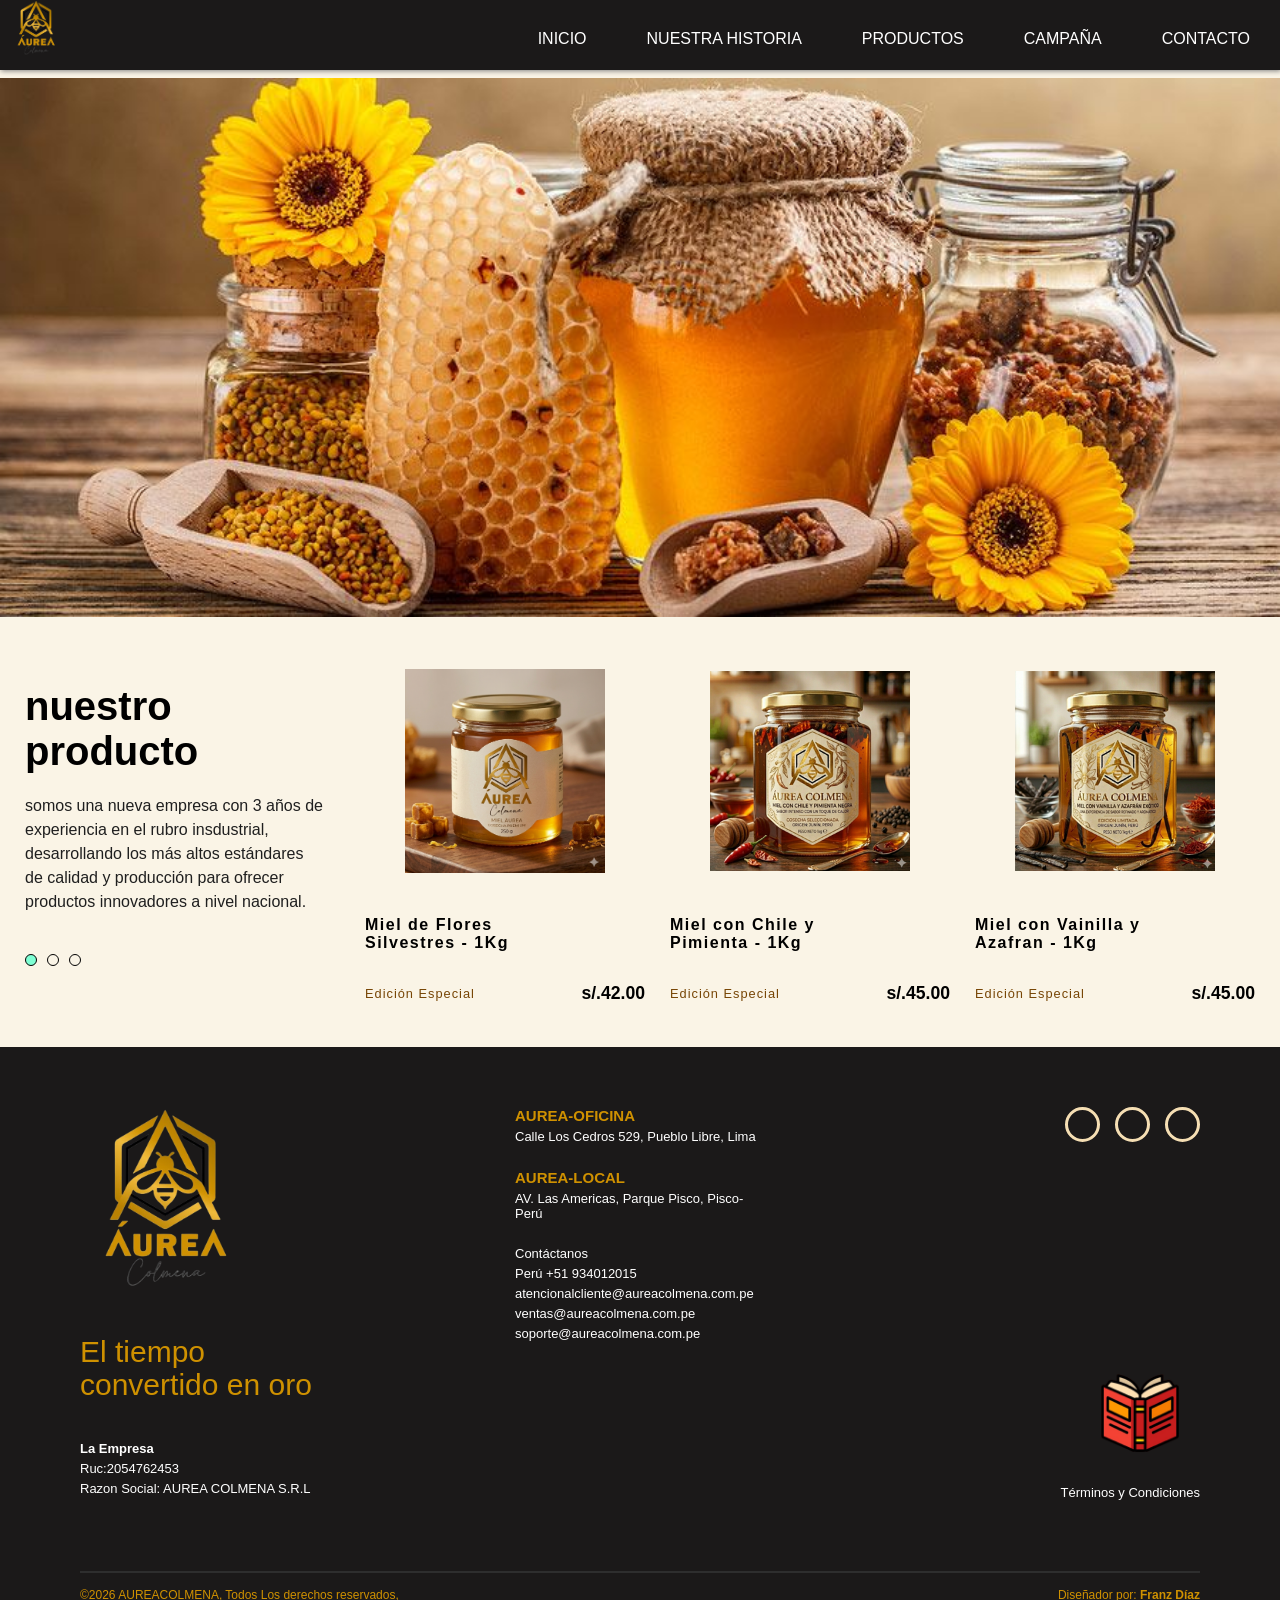
<file: index.html>
<!DOCTYPE html>
<html lang="en">
<head>
    <meta charset="UTF-8">
    <meta name="viewport" content="width=device-width, initial-scale=1.0">
    <title>AUREA COLMENA</title>
    <link rel="shortcut icon" href="IMG/isotipo.jpg">

    <link rel="stylesheet" href="CSS/index.css">
    <link rel="stylesheet" href="CSS/seccionbloque01.css">
    <link rel="stylesheet" href="CSS/estilo-footer.css">


</head>
<body>
   <header class="header">
      <a href="INDEX.html" class="logo"><img src="IMG/logo-aurea.png" width="55"></a>
      <input type="checkbox" id="side-menu" class="side-menu">
      <label for="side-menu" class="hamb"><span class="hamb-line"></span></label>
      <nav class="nav"> 
       <ul class="menu"> 
          <li><a href="index.html">INICIO</a></li>
          <li><a href="nuestrahistoria.html">NUESTRA HISTORIA</a></li>
          <li><a href="productos.html">PRODUCTOS</a></li>
          <li><a href="campaña.html">CAMPAÑA</a></li>
          <li><a href="Formulario.html">CONTACTO</a></li>
       </ul>
      </nav>
    </header>
    <P> 
    <center> 
    <section> 
     <img src="IMG/banner-index.jpg" width="100%">
    </section>
    </center>
    <p>
         <!--BLOQUE INICIO-->

         <section class="Catalogo-container">
         <div class="info-lateral">
           <h2 class="titulo-section">
           nuestro producto</h2>
           <p class="descripcion-section">
            somos una nueva empresa con 3 años de experiencia
            en el rubro insdustrial, desarrollando los más altos 
            estándares de calidad y producción para ofrecer productos
            innovadores a nivel nacional.
      </p>
         <div class="carousel-dots">
          <span class="dot active"></span>
          <span class="dot"></span>
          <span class="dot"></span>
      </div>
    </div>

         <div class="productos-grid">
           <article class="producto-card">
             <div class="producto-img"><img src="IMG/miel-aurea.png" 
              alt="productos de lanzamiento" width="200">
               </div>
               <div class="producto-info">
                     <h3>Miel de Flores Silvestres - 1Kg</h3>
                     <div class="productos-footer">
                        <span class="categoria">Edición Especial</span>
                        <span class="precio">s/.42.00</span>
                     </div>
               </div>
           </article>         
               <!--articulo 02-->
             <article class="producto-card">
             <div class="producto-img"><img src="IMG/chile y pimienta negra.png" 
              alt="productos de lanzamiento" width="200">
               </div>
               <div class="producto-info">
                     <h3>Miel con Chile y Pimienta - 1Kg</h3>
                     <div class="productos-footer">
                        <span class="categoria">Edición Especial</span>
                        <span class="precio">s/.45.00</span>
                     </div>
               </div>
           </article>
              <!--articulo 03-->
             <article class="producto-card">
             <div class="producto-img"><img src="IMG/vainilla y azafran.png" 
              alt="producto de lanzamiento" width="200">
               </div>
               <div class="producto-info">
                     <h3>Miel con Vainilla y Azafran - 1Kg</h3>
                     <div class="productos-footer">
                        <span class="categoria">Edición Especial</span>
                        <span class="precio">s/.45.00</span>
                     </div>
               </div>

           </article>


         </div>


         </section>
        <br>
       <footer class="main-footer">
         <div class="footer-container">
            <div class="footer-column branding">
                <img src="IMG/logo-aurea.png" alt="AFROMAX-NUTRIENDO RAICES" class="footer-logo">
                <h2 class="tagline">El tiempo convertido en oro</h2>
                <div class="Company-info">
                  <p><strong>La Empresa</strong></p>
                  <ul>
                       <li>Ruc:2054762453</li>
                       <li>Razon Social: AUREA COLMENA S.R.L</li>
                  </ul>
                </div>
            </div>
               <div class="footer-column contact-details">
                <div class="andress-section">
                  <p>
                     <strong >AUREA-OFICINA </strong>
                  </p>
                   <P>Calle Los Cedros 529, Pueblo Libre, Lima</P>
              </div>

               <div class="andress-section">
                  <p>
                     <strong >AUREA-LOCAL</strong>
                  </p>
                   <P>AV. Las Americas, Parque Pisco, Pisco-Perú</P>
              </div>
                  <div class="contact-section">
                     <p><stong>Contáctanos</stong></p>
                     <ul>
                        <li>Perú +51 934012015</li>
                        <li>atencionalcliente@aureacolmena.com.pe</li>
                        <li>ventas@aureacolmena.com.pe</li>
                        <li>soporte@aureacolmena.com.pe</li>
                     </ul>
                  </div>
              </div>

              <div class="footer-column extras">
                <div class="social-icons">
                    <a href="https://www.instagram.com/"><i class="fab fa-instagram"></i></a>  
                    <a href="https://www.linkedin.com/login/es"><i class="fab fa-linkedin-in"></i></a>
                    <a href="https://www.facebook.com/?locale=es_LA"><i class="fab fa-facebook-f"></i></a>                   
                                       
                    
                  
                </div>

                <div class="complaints-book">
                  <img src="IMG/terminos-aurea.png" alt="libro de reclamaciones">
                  <a href="#" class="terms-link">Términos y Condiciones</a>
                </div>
              </div>
         </div>

           <div class="footer-bottom">
            <p>©2026 AUREACOLMENA, Todos Los derechos reservados,</p>
            <div class="divider"></div>
            <p>Diseñador por: <strong>Franz Díaz</strong></p>
           </div>
       </footer>

        </body>
        </html>
</file>
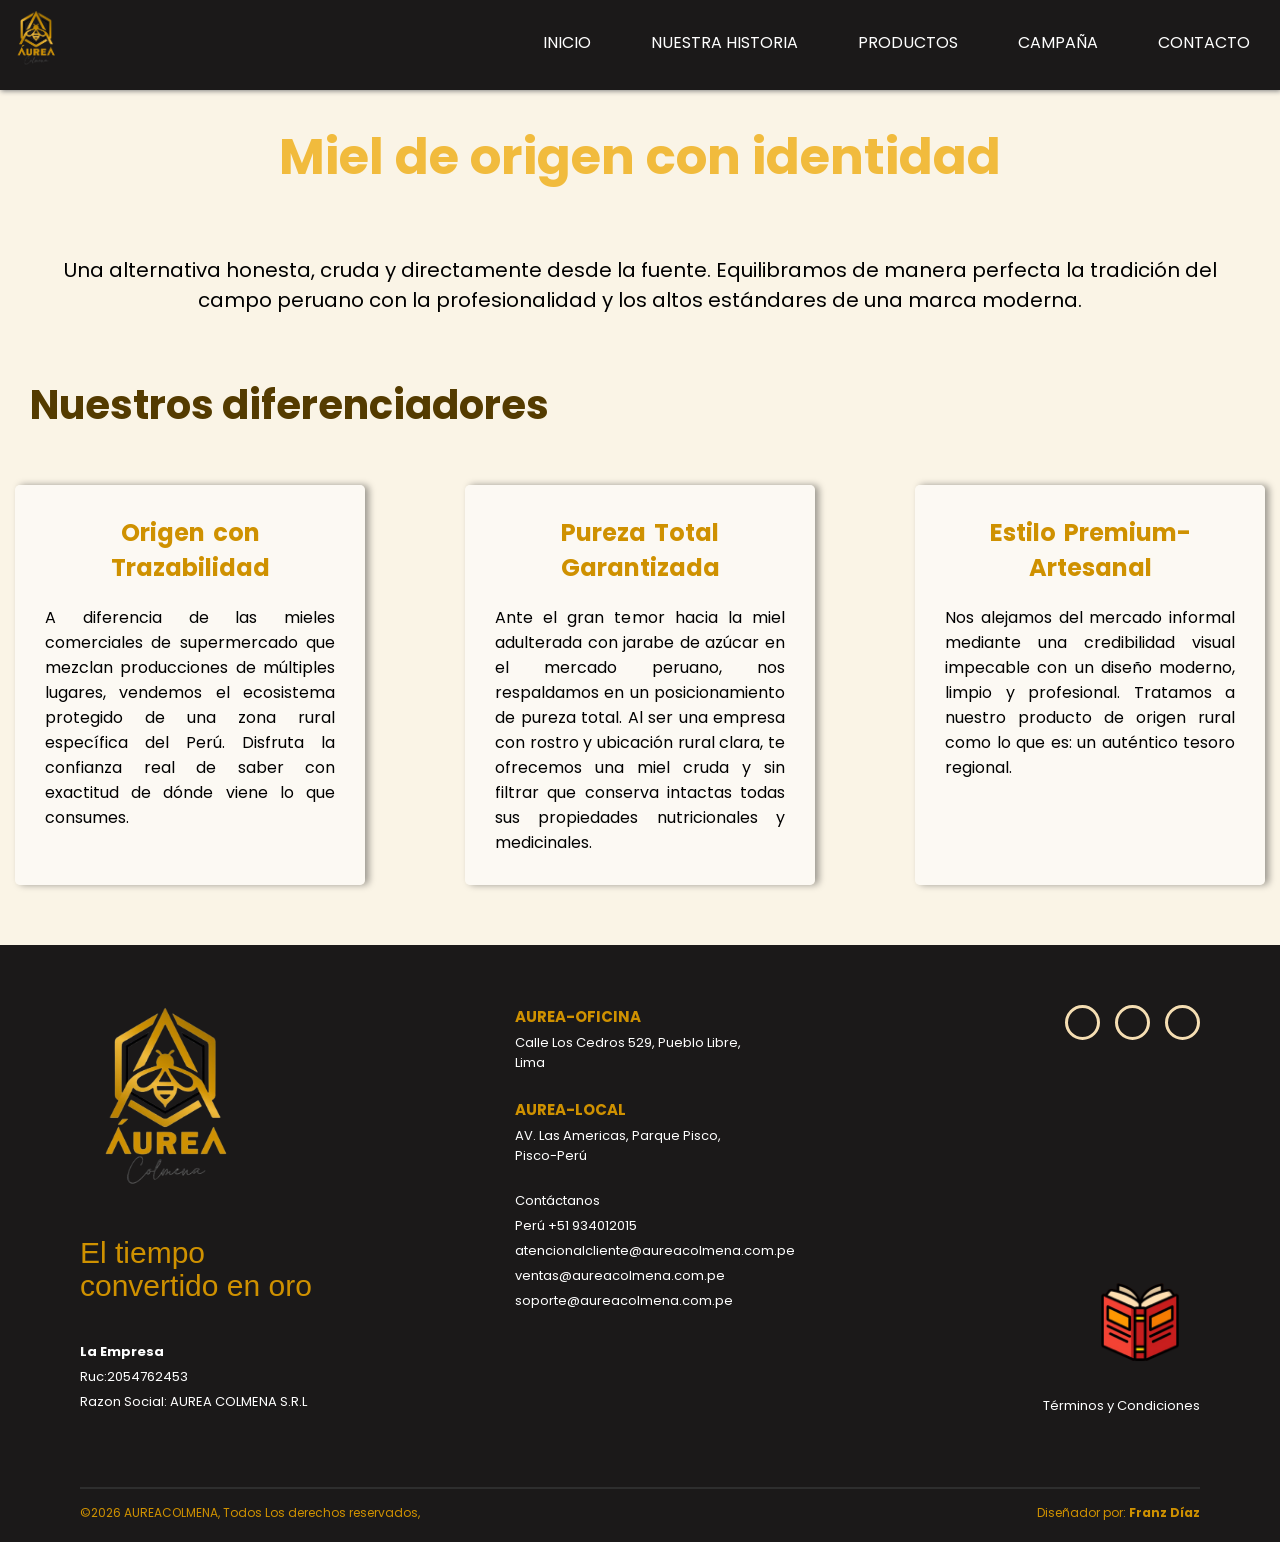
<file: campaña.html>
<!DOCTYPE html>
<html lang="en">
<head>
    <meta charset="UTF-8">
    <meta name="viewport" content="width=device-width, initial-scale=1.0">
    <title>AUREA COLMENA</title>
    <link rel="shortcut icon" href="IMG/isotipo.jpg">

    <link rel="stylesheet" href="CSS/index.css">
    <link rel="stylesheet" href="CSS/estilo-footer.css">
    <link rel="stylesheet" href="CSS/campaña.css">


</head>
  <header class="header">
    <a href="INDEX.html" class="logo"><img src="IMG/logo-aurea.png" width="55"></a>
    <input type="checkbox" id="side-menu" class="side-menu">
    <label for="side-menu" class="hamb"><span class="hamb-line"></span></label>
    <nav class="nav"> 
     <ul class="menu"> 
        <li><a href="index.html">INICIO</a></li>
        <li><a href="nuestrahistoria.html">NUESTRA HISTORIA</a></li>
        <li><a href="productos.html">PRODUCTOS</a></li>
        <li><a href="campaña.html">CAMPAÑA</a></li>
        <li><a href="contacto.html">CONTACTO</a></li>
     </ul>
    </nav>
  </header>

    <div class="principal">
      <h1 class="titulo-principal">Miel de origen con identidad</h1>
      <p class="parrafo-principal">Una alternativa honesta, cruda y directamente desde la fuente.
      Equilibramos de manera perfecta la tradición del campo peruano
      con la profesionalidad y los altos estándares de una marca moderna.
      </p>
    </div>

    <section class="campaña">
      <h1>Nuestros diferenciadores</h1>
      <div class="card-contenedor">
          <div class="card-campaña">
              <h2>Origen con Trazabilidad</h2>
              <p>A diferencia de las mieles comerciales de supermercado que mezclan
                producciones de múltiples lugares, vendemos el ecosistema protegido
                de una zona rural específica del Perú. Disfruta la confianza real de
                saber con exactitud de dónde viene lo que consumes.</p>
          </div>
          <div class="card-campaña">
              <h2>Pureza Total Garantizada</h2>
              <p>Ante el gran temor hacia la miel adulterada con jarabe de azúcar
                en el mercado peruano, nos respaldamos en un posicionamiento de pureza total.
                Al ser una empresa con rostro y ubicación rural clara, te ofrecemos una miel
                cruda y sin filtrar que conserva intactas todas sus propiedades nutricionales y medicinales.</p>
          </div>
          <div class="card-campaña">
              <h2>Estilo Premium-Artesanal</h2>
              <p>Nos alejamos del mercado informal mediante una credibilidad visual impecable
                con un diseño moderno, limpio y profesional. Tratamos a nuestro producto de
                origen rural como lo que es: un auténtico tesoro regional.</p>
          </div>
      </div>
  </section>
    

  <footer class="main-footer">
    <div class="footer-container">
       <div class="footer-column branding">
           <img src="IMG/logo-aurea.png" alt="AFROMAX-NUTRIENDO RAICES" class="footer-logo">
           <h2 class="tagline">El tiempo convertido en oro</h2>
           <div class="Company-info">
             <p><strong>La Empresa</strong></p>
             <ul>
                  <li>Ruc:2054762453</li>
                  <li>Razon Social: AUREA COLMENA S.R.L</li>
             </ul>
           </div>
       </div>
          <div class="footer-column contact-details">
           <div class="andress-section">
             <p>
                <strong >AUREA-OFICINA </strong>
             </p>
              <P>Calle Los Cedros 529, Pueblo Libre, Lima</P>
         </div>

          <div class="andress-section">
             <p>
                <strong >AUREA-LOCAL</strong>
             </p>
              <P>AV. Las Americas, Parque Pisco, Pisco-Perú</P>
         </div>
             <div class="contact-section">
                <p><stong>Contáctanos</stong></p>
                <ul>
                   <li>Perú +51 934012015</li>
                   <li>atencionalcliente@aureacolmena.com.pe</li>
                   <li>ventas@aureacolmena.com.pe</li>
                   <li>soporte@aureacolmena.com.pe</li>
                </ul>
             </div>
         </div>

         <div class="footer-column extras">
           <div class="social-icons">
               <a href="https://www.instagram.com/"><i class="fab fa-instagram"></i></a>  
               <a href="https://www.linkedin.com/login/es"><i class="fab fa-linkedin-in"></i></a>
               <a href="https://www.facebook.com/?locale=es_LA"><i class="fab fa-facebook-f"></i></a>                   
                                  
               
             
           </div>

           <div class="complaints-book">
             <img src="IMG/terminos-aurea.png" alt="libro de reclamaciones">
             <a href="#" class="terms-link">Términos y Condiciones</a>
           </div>
         </div>
    </div>

      <div class="footer-bottom">
       <p>©2026 AUREACOLMENA, Todos Los derechos reservados,</p>
       <div class="divider"></div>
       <p>Diseñador por: <strong>Franz Díaz</strong></p>
      </div>
  </footer>
</body>
</html>
</file>
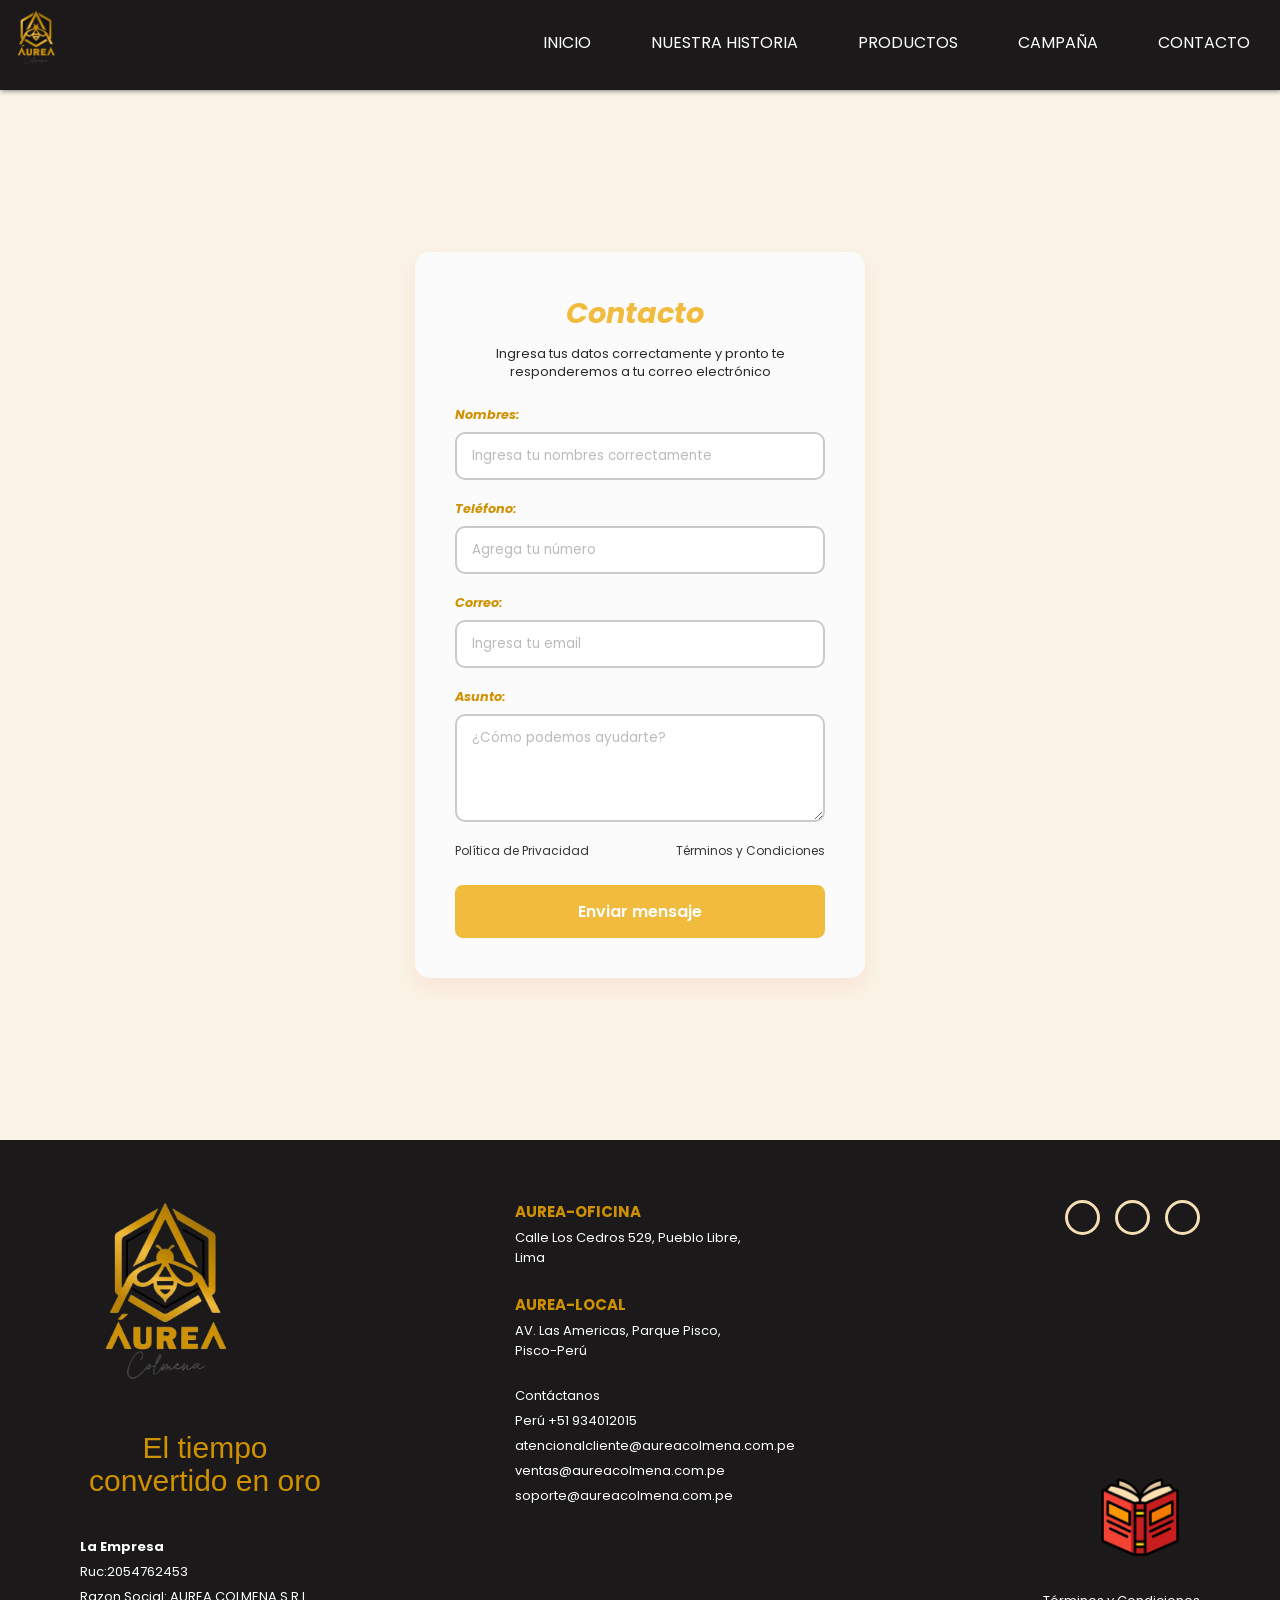
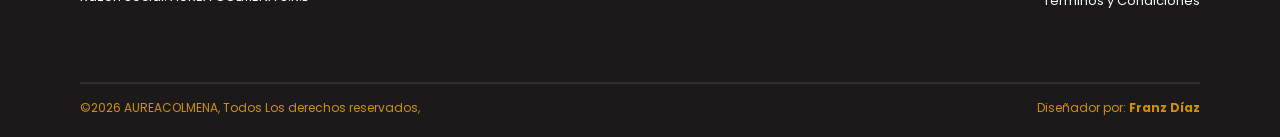
<file: contacto.html>
<!DOCTYPE html>
<html lang="en">
<head>
    <meta charset="UTF-8">
    <meta name="viewport" content="width=device-width, initial-scale=1.0">
    <title>AUREA COLMENA</title>
    <link rel="shortcut icon" href="IMG/isotipo.jpg">

    <link rel="stylesheet" href="CSS/index.css">
    <link rel="stylesheet" href="CSS/estilo-footer.css">
    <link rel="stylesheet" href="CSS/Formulario.css">

</head>
  <header class="header">
    <a href="INDEX.html" class="logo"><img src="IMG/logo-aurea.png" width="55"></a>
    <input type="checkbox" id="side-menu" class="side-menu">
    <label for="side-menu" class="hamb"><span class="hamb-line"></span></label>
    <nav class="nav"> 
     <ul class="menu"> 
        <li><a href="index.html">INICIO</a></li>
        <li><a href="nuestrahistoria.html">NUESTRA HISTORIA</a></li>
        <li><a href="productos.html">PRODUCTOS</a></li>
        <li><a href="campaña.html">CAMPAÑA</a></li>
        <li><a href="contacto.html">CONTACTO</a></li>
     </ul>
    </nav>
  </header>
  <br>
<br>
<br>
  <div class="container">
    <form action="https://api.web3forms.com/submit" method="post">
        <input type="hidden" name="access_key" value="cd53c601-377b-4520-b669-51ff1e293b2d">

        <h2><i class="fa-solid fa-envelope">Contacto</i></h2>
        <p class="subtitle">Ingresa tus datos correctamente y pronto te responderemos a tu correo electrónico</p>
        
        <div class="input-group">
            <label for="name"><i class="fa-solid fa-user">Nombres:</i></label>
            <input type="text" name="name" id="name" placeholder="Ingresa tu nombres correctamente" required>

            <label for="phone"><i class="fa-solid fa-phone">Teléfono:</i></label>
            <input type="tel" name="tel" id="tel" placeholder="Agrega tu número">

            <label for="email"><i class="fa-solid fa-at">Correo:</i></label>
            <input type="email" name="email" id="email" placeholder="Ingresa tu email">

            <label for="message"><i class="fa-solid fa-comment-dots">Asunto:</i></label>
            <textarea name="message" rows="4" placeholder="¿Cómo podemos ayudarte?"></textarea>

            <div class="form-links">
                <a href="#">Política de Privacidad</a>
                <a href="#">Términos y Condiciones</a>
            </div>

            <button type="submit" class="btn">
                <span>Enviar mensaje</span>
                <i class="fa-solid fa-paper-plane"></i>
            </button>
        </div>
    </form>
</div>
<br>
<br>
<br>
  <footer class="main-footer">
    <div class="footer-container">
       <div class="footer-column branding">
           <img src="IMG/logo-aurea.png" alt="AFROMAX-NUTRIENDO RAICES" class="footer-logo">
           <h2 class="tagline">El tiempo convertido en oro</h2>
           <div class="Company-info">
             <p><strong>La Empresa</strong></p>
             <ul>
                  <li>Ruc:2054762453</li>
                  <li>Razon Social: AUREA COLMENA S.R.L</li>
             </ul>
           </div>
       </div>
          <div class="footer-column contact-details">
           <div class="andress-section">
             <p>
                <strong >AUREA-OFICINA </strong>
             </p>
              <P>Calle Los Cedros 529, Pueblo Libre, Lima</P>
         </div>

          <div class="andress-section">
             <p>
                <strong >AUREA-LOCAL</strong>
             </p>
              <P>AV. Las Americas, Parque Pisco, Pisco-Perú</P>
         </div>
             <div class="contact-section">
                <p><stong>Contáctanos</stong></p>
                <ul>
                   <li>Perú +51 934012015</li>
                   <li>atencionalcliente@aureacolmena.com.pe</li>
                   <li>ventas@aureacolmena.com.pe</li>
                   <li>soporte@aureacolmena.com.pe</li>
                </ul>
             </div>
         </div>

         <div class="footer-column extras">
           <div class="social-icons">
               <a href="https://www.instagram.com/"><i class="fab fa-instagram"></i></a>  
               <a href="https://www.linkedin.com/login/es"><i class="fab fa-linkedin-in"></i></a>
               <a href="https://www.facebook.com/?locale=es_LA"><i class="fab fa-facebook-f"></i></a>                   
                                  
               
             
           </div>

           <div class="complaints-book">
             <img src="IMG/terminos-aurea.png" alt="libro de reclamaciones">
             <a href="#" class="terms-link">Términos y Condiciones</a>
           </div>
         </div>
    </div>

      <div class="footer-bottom">
       <p>©2026 AUREACOLMENA, Todos Los derechos reservados,</p>
       <div class="divider"></div>
       <p>Diseñador por: <strong>Franz Díaz</strong></p>
      </div>
  </footer>
</body>
</html>
</file>
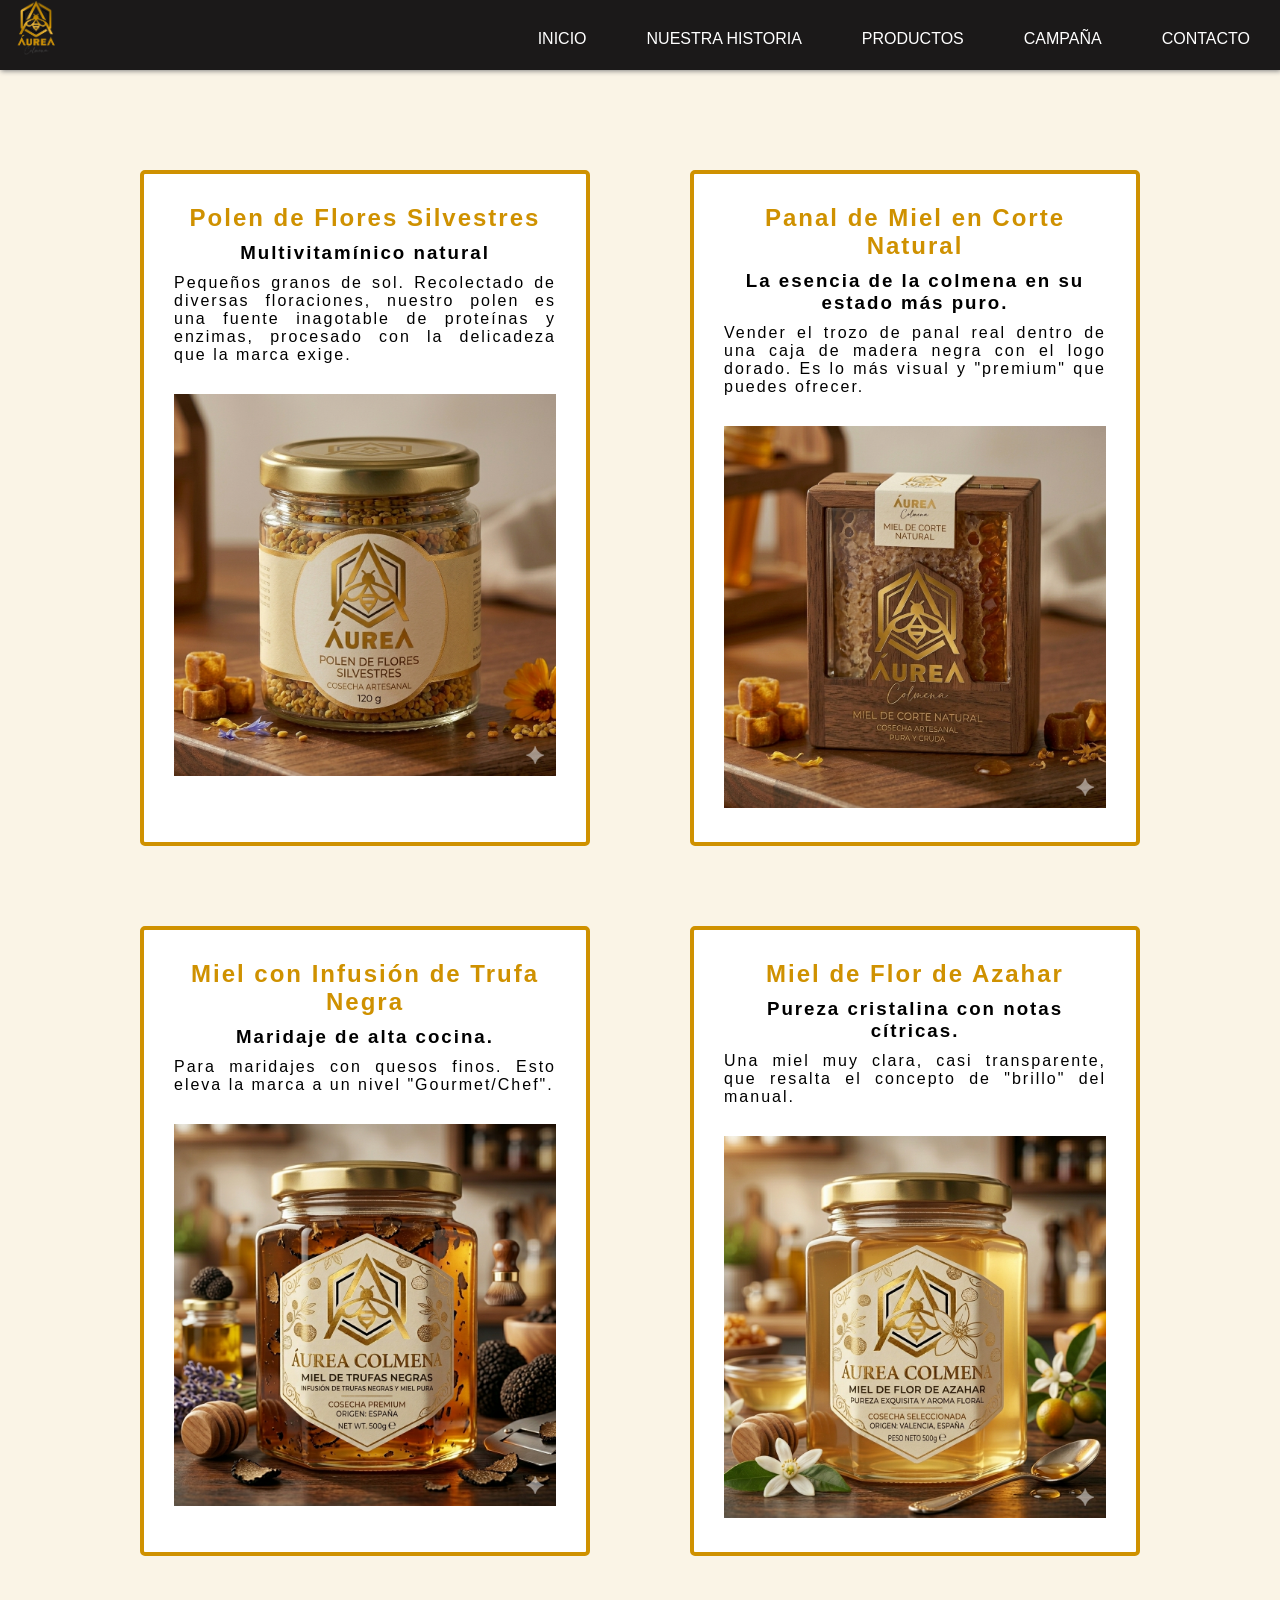
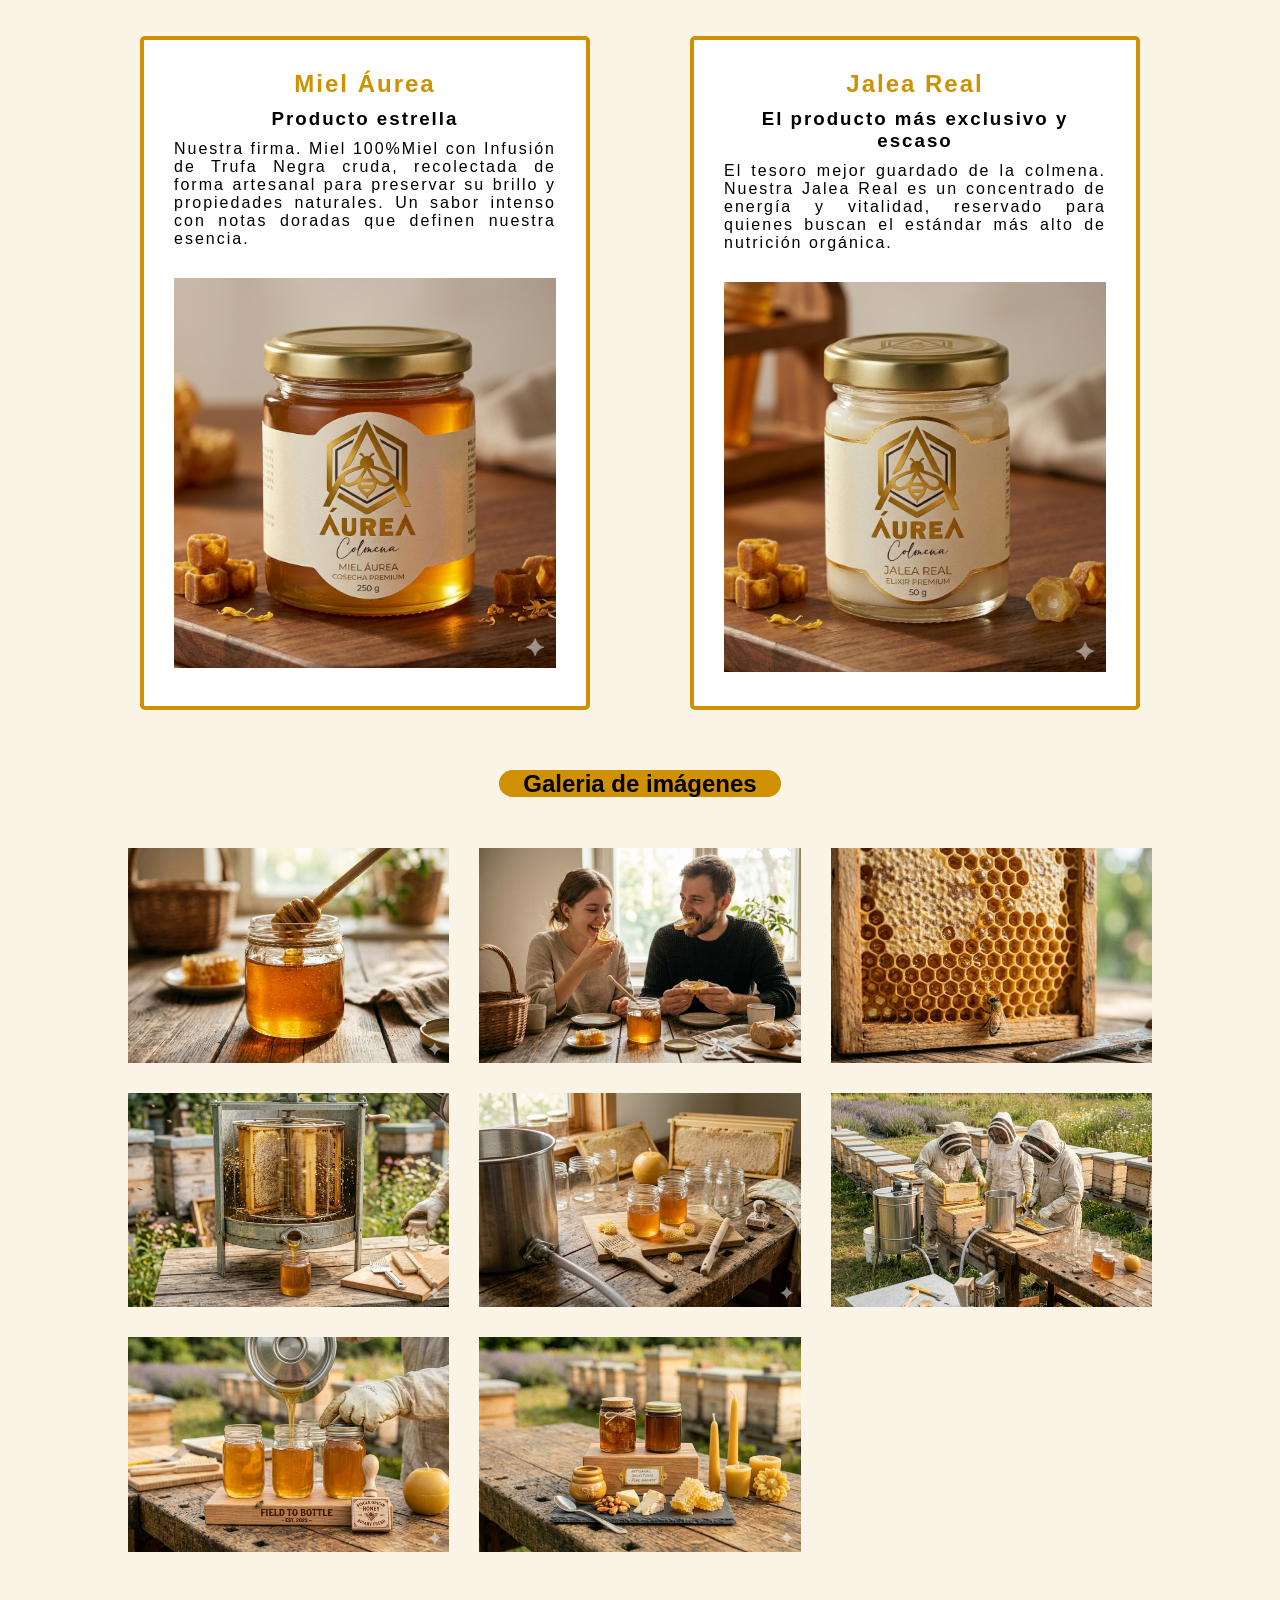
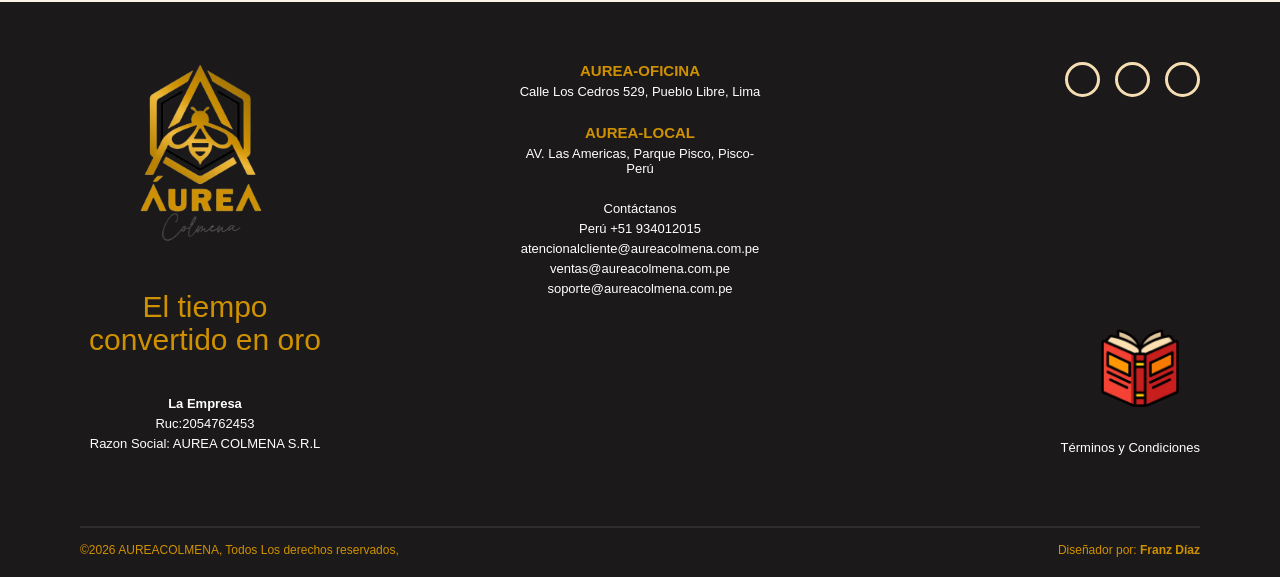
<file: productos.html>
<!DOCTYPE html>
<html lang="en">
<head>
    <meta charset="UTF-8">
    <meta name="viewport" content="width=device-width, initial-scale=1.0">
    <title>AUREA COLMENA</title>
    <link rel="shortcut icon" href="IMG/isotipo.jpg">

    <link rel="stylesheet" href="CSS/index.css">
    <link rel="stylesheet" href="CSS/productos.css">
    <link rel="stylesheet" href="CSS/estilo-footer.css">


</head>
  <header class="header">
    <a href="INDEX.html" class="logo"><img src="IMG/logo-aurea.png" width="55"></a>
    <input type="checkbox" id="side-menu" class="side-menu">
    <label for="side-menu" class="hamb"><span class="hamb-line"></span></label>
    <nav class="nav"> 
     <ul class="menu"> 
        <li><a href="index.html">INICIO</a></li>
        <li><a href="nuestrahistoria.html">NUESTRA HISTORIA</a></li>
        <li><a href="productos.html">PRODUCTOS</a></li>
        <li><a href="campaña.html">CAMPAÑA</a></li>
        <li><a href="contacto.html">CONTACTO</a></li>
     </ul>
    </nav>
  </header>
  
  <div class="productos">
    <div class="container-prod">
        
    </div>
    <div class="container-prod">
        <div class="card-prod">
            <h2>Polen de Flores Silvestres</h2>
            <h3>Multivitamínico natural</h3>
            <p>Pequeños granos de sol. Recolectado de diversas floraciones, 
                nuestro polen es una fuente inagotable de proteínas y enzimas, 
                procesado con la delicadeza que la marca exige.</p>
            <img src="IMG/polen-aurea.png" alt="">
        </div>
        <div class="card-prod">
            <h2>Panal de Miel en Corte Natural</h2>
            <h3>La esencia de la colmena en su estado más puro.</h3>
            <p>Vender el trozo de panal real dentro de una caja de madera negra con el logo dorado. Es lo más visual y "premium" que puedes ofrecer.</p>
            <img src="IMG/panal-aurea.png" alt="">
        </div>
    </div>
    <div class="container-prod">
        <div class="card-prod">
            <h2>Miel con Infusión de Trufa Negra</h2>
            <h3>Maridaje de alta cocina.</h3>
            <p>Para maridajes con quesos finos. Esto eleva la marca a un nivel "Gourmet/Chef".</p>
            <img src="IMG/trufas negras.png" alt="">
        </div>
        <div class="card-prod">
            <h2>Miel de Flor de Azahar</h2>
            <h3>Pureza cristalina con notas cítricas.</h3>
            <p>Una miel muy clara, casi transparente, que resalta el concepto de "brillo" del manual.</p>
            <img src="IMG/flor de azahar.png" alt="">
        </div>
    </div>
    <div class="container-prod">
        <div class="card-prod">
            <h2>Miel Áurea</h2>
            <h3>Producto estrella</h3>
            <p>Nuestra firma. Miel 100%Miel con Infusión de Trufa Negra cruda, recolectada 
                de forma artesanal para preservar su brillo y 
                propiedades naturales. Un sabor intenso con notas doradas
                que definen nuestra esencia.</p>
            <img src="IMG/miel-aurea.png" alt="">
        </div>
        <div class="card-prod">
            <h2>Jalea Real</h2>
            <h3>El producto más exclusivo y escaso</h3>
            <p>El tesoro mejor guardado de la colmena.
                Nuestra Jalea Real es un concentrado de energía y vitalidad, 
                reservado para quienes buscan el estándar más alto de nutrición orgánica.</p>
            <img src="IMG/jalea-aurea.png" alt="">
        </div>
</div>
<div class="ful-img" id="fulImgBox">
<img src="IMG GALERIA/imagen galeria 1.jpg" id="fulImg" alt="">
<span onclick="closeImg()">X</span>
</div>

<b><h2><span>Galeria de imágenes</h2></span></b>

<div class="img-gallery">
    <img src="IMG GALERIA/imagen galeria 1.jpg" onclick="openFulImg(this.src)" alt="imagen-1">
    <img src="IMG GALERIA/imagen 2.jpg" onclick="openFulImg(this.src)" alt="imagen-2">
    <img src="IMG GALERIA/imagen 3.jpg" onclick="openFulImg(this.src)" alt="imagen-3">
    <img src="IMG GALERIA/imagen 4.jpg" onclick="openFulImg(this.src)" alt="imagen-4">
    <img src="IMG GALERIA/imagen 5.jpg" onclick="openFulImg(this.src)" alt="imagen-5">
    <img src="IMG GALERIA/imagen 6.jpg" onclick="openFulImg(this.src)" alt="imagen-6">
    <img src="IMG GALERIA/imagen 7.jpg" onclick="openFulImg(this.src)" alt="imagen-7">
    <img src="IMG GALERIA/imagen 8.jpg" onclick="openFulImg(this.src)" alt="imagen-8">
</div>

<script src="EFECTO-ANIMACION.js"></script>

  <footer class="main-footer">
    <div class="footer-container">
       <div class="footer-column branding">
           <img src="IMG/logo-aurea.png" alt="AFROMAX-NUTRIENDO RAICES" class="footer-logo">
           <h2 class="tagline">El tiempo convertido en oro</h2>
           <div class="Company-info">
             <p><strong>La Empresa</strong></p>
             <ul>
                  <li>Ruc:2054762453</li>
                  <li>Razon Social: AUREA COLMENA S.R.L</li>
             </ul>
           </div>
       </div>
          <div class="footer-column contact-details">
           <div class="andress-section">
             <p>
                <strong >AUREA-OFICINA </strong>
             </p>
              <P>Calle Los Cedros 529, Pueblo Libre, Lima</P>
         </div>

          <div class="andress-section">
             <p>
                <strong >AUREA-LOCAL</strong>
             </p>
              <P>AV. Las Americas, Parque Pisco, Pisco-Perú</P>
         </div>
             <div class="contact-section">
                <p><stong>Contáctanos</stong></p>
                <ul>
                   <li>Perú +51 934012015</li>
                   <li>atencionalcliente@aureacolmena.com.pe</li>
                   <li>ventas@aureacolmena.com.pe</li>
                   <li>soporte@aureacolmena.com.pe</li>
                </ul>
             </div>
         </div>

         <div class="footer-column extras">
           <div class="social-icons">
               <a href="https://www.instagram.com/"><i class="fab fa-instagram"></i></a>  
               <a href="https://www.linkedin.com/login/es"><i class="fab fa-linkedin-in"></i></a>
               <a href="https://www.facebook.com/?locale=es_LA"><i class="fab fa-facebook-f"></i></a>                   
                                  
               
             
           </div>

           <div class="complaints-book">
             <img src="IMG/terminos-aurea.png" alt="libro de reclamaciones">
             <a href="#" class="terms-link">Términos y Condiciones</a>
           </div>
         </div>
    </div>

      <div class="footer-bottom">
       <p>©2026 AUREACOLMENA, Todos Los derechos reservados,</p>
       <div class="divider"></div>
       <p>Diseñador por: <strong>Franz Díaz</strong></p>
      </div>
  </footer>
</body>
</html>
</file>
<file: CSS/index.css>
@import url('https://fonts.googleapis.com/css2?family=Luckiest+Guy&family=Poppins:ital,wght@0,100;0,200;0,300;0,400;0,500;0,600;0,700;0,800;0,900;1,100;1,200;1,300;1,400;1,500;1,600;1,700;1,800;1,900&display=swap');


*{
   margin: 0;
   padding: 0;
   box-sizing: border-box;
   font-family:'Poppins', sans-serif;
}
main{
    padding: 0;
}
a{
    text-decoration: none;
}
ul{
list-style: none;
}
.header{
    background-color: #1b1919; 
    box-shadow: 1px 1px 5px 0px gray;
    width: 100%;
}
.logo{
    display: inline-block;
    color: white;
    font-size: 60px;
    margin-left: 10px;
}
.nav{
    width: 100%;
    height: 100%;
    position: fixed;
    overflow: hidden;
    max-height: 0;
    transition: max-height .5s ease-out;  
    background-color: #1b1919; 
}
.menu a{
    display: block;
    padding: 30px;
    color: white;
}
.menu ul li a:hover{
    background-color: #f1bb3d;
}
.hamb{
cursor: pointer;
float: right;
padding: 40px 20px;
}
.hamb-line{
    background-color: white;
    display: block;
    height: 2px;
    position: relative;
    width: 24px;
}
.hamb-line::before
.hamb-line::after
{
    background: white;
    content: ´´;
    display: block;
    height: 100%;
    position: absolute;
    transition: all .2s ease-out;
    width: 100%;
}
.hamb-line::before
{
    top: 5px;
}
.hamb-line::after
{
    top:5px;
}
.side-menu{
    display: none;
}
.side-menu:checked ~ nav {
    max-height: 100%;
}
.side-menu:checked ~ .hamb-line
{
background: transparent;
}
.side-menu:checked ~ .hamb .hamb-line::before
{
    transform: rotate(-45deg);
    top: 0;
}
.side-menu:checked ~ .hamb .hamb-line::after
{
    transform: rotate(-45deg);
    top: 0;
}
@media (min-width: 768px){
    .nav
    {
        max-height: none;
        top: 0;
        position: relative;
        float: right;
        width: fit-content;
        background-color: transparent;
    }
    .menu li{
        float: left;
    }
    .menu a:hover{
        background-color: transparent;
        color: #f1bb3d;
    }
    .hamb{
        display: none;
    }
}
</file>
<file: CSS/seccionbloque01.css>
.Catalogo-container{
    display: flex;
    max-width: 1400px;
    margin: 0 auto;
    align-items: center;
    gap: 40px;
    padding:25px;
}
/*Info lateral*/

.info-lateral{
    flex:  0 0 300px;
}

.titulo-section{
font-size: 2.5rem;
font-weight: 700;
margin-bottom: 20px;
}
.descripcion-section{
    font-size: 1rem;
    line-height: 1.5;
    margin-bottom: 40px;
    color: rgb(31, 31, 31);
}
.carousel-dots{
    display: flex;
    gap: 10px;
}
.dot{
    width: 12px;
    height: 12px;
    border: 1px solid black;
    border-radius: 50%;
}
.dot.active{
    background-color: aquamarine;
}
/*/Grid de productos*/

.productos-grid{
    display: flex;
    flex: 1;
    gap: 25px;
    justify-content: center;
}
.producto-card{
    flex: 1;
    display: flex;
    flex-direction: column;
    justify-content: space-between;
}
.producto-img{
    height: 250px;
    display: flex;
    align-items: center;
    justify-content: center;
    text-align: center;
    margin-bottom: 20px;
}
.producto-img img{
    max-width: 100%;
    max-height: 100%;
    object-fit: contain;
}
.producto-info h3{
    font-size: 1rem;
    font-weight: 700;
    letter-spacing: 1.5px;
    margin-bottom: 30px;
    margin-right: 40%;
}
.productos-footer{
    display: flex;
    justify-content: space-between;
    align-items: center;
    border-top: 1px solid transparent;
}
.categoria{
    font-size: 0.8rem;
    color: rgb(119, 69, 5);
    letter-spacing: 1px;
}
.precio{
    font-weight: 700;
    font-size: 1.1rem;
}

/*RESPONSIVE*/

@media (max-width: 768px){

    .Catalogo-container{
        flex-direction: column;
        gap: 30px;
        padding: 20px;
    }

    .titulo-section{
        font-size: 2rem;
        text-align: center;
    }

    .descripcion-section{
        text-align: center;
    }

    .carousel-dots{
        justify-content: center;
    }

    .productos-grid{
        flex-direction: column;
        align-items: center;
    }

    .producto-card{
        width: 100%;
        max-width: 350px;
    }

    .producto-info h3{
        margin-right: 0;
        text-align: center;
    }

    .productos-footer{
        flex-direction: column;
        gap: 10px;
    }
}
</file>
<file: CSS/estilo-footer.css>
*{
    margin: 0px;
    padding: 0px;
    box-sizing: border-box;
    font-family: sans-serif;
}
body{
    background-color:  #faf4e6;

}
.main-footer{
    background-color: #1b1919;
    color: white;
    padding: 60px 80px 20px 80px;
}
.footer-container{
    display: flex;
    justify-content: space-between;
    flex-wrap: wrap;
    max-width: 1400px;
    margin: 0 auto;
    padding-bottom: 40px;
    border-bottom: 2px solid rgb(46, 46, 46);
}
/*COLUMNAS*/

.footer-column{
    flex: 1;
    max-width: 250px;
    margin-bottom: 30px;
}
.footer-logo{
    width: 180px;
    margin-bottom: 40px;
}
.tagline{
    font-size: 30px;
    font-weight: 300;
    line-height: 1.1;
    margin-bottom: 40px;
    color:  #cf9100;
    font-family: Impact, Haettenschweiler, 'Arial Narrow Bold', sans-serif;
}
.Company-info{
    font-size: 13px;
    color: white;
    margin-bottom: 5px;
    list-style: none;
}
.Company-info p, .Company-info li{
    font-size: 13px;
    color: white;
    margin-bottom: 5px;
    list-style: none;
}
/*ESTILO DE CONTACTO*/

.contact-details P, .contact-details li{
    font-size: 13px;
    color:  white;
    margin-bottom: 5px;
    list-style: none;
}
.andress-section{
    margin-bottom: 25px;
}
.contact-details strong{
     font-size: 15px;
    color:  #cf9100;
    margin-bottom: 5px;
    list-style: none;
}
/*ESTILO DE REDES SOCIALES*/

.extras{
    display: flex;
    flex-direction: column;
    align-items: flex-end;
    justify-content: space-between;
}
.social-icons{
    display: flex;
    gap: 15px;
}
.social-icons a{
    width: 35px;
    height: 35px;
    border: 3px solid wheat;
    border-radius: 50%;
    display: flex;
    align-items: center;
    justify-content: center;
    transition: 0.3s;
    color:  #cf9100;
}
.social-icons a:hover{
    background-color:  #cf9100;
    color: white;
}
.complaints-book{
    text-align: right;
}
.complaints-book img{
    width: 120px;
    display: block;
    margin-left: auto;
    margin-bottom: 10px;
}
.terms-link{
    font-size: 13px;
    color: white;
}
.footer-bottom{
    display: flex;
    justify-content: space-between;
    align-items: center;
    padding-top: 15px;
    font-size: 12px;
    color: #cf9100;
}
.footer-strong{
    color: black;
}
/*REPONSIVE*/

@media(max-width: 992px){
    .footer-container{
        flex-direction: column;
    }
    .tagline{
        font-size: 32px;
    }
    .extras{
        align-items: center;
    }
    .complaints-book{
        text-align: left;
    }
    .complaints-book img{
        margin-left: 0;
    }
}
</file>
<file: CSS/campaña.css>
@import url('https://fonts.googleapis.com/css2?family=Luckiest+Guy&family=Poppins:ital,wght@0,100;0,200;0,300;0,400;0,500;0,600;0,700;0,800;0,900;1,100;1,200;1,300;1,400;1,500;1,600;1,700;1,800;1,900&display=swap');

*{
    font-family: 'Poppins', sans-serif;
}
.principal{
    width: 100%;
    align-content: center;
    text-align: center;
}
.titulo-principal{
    font-size: 50px;
    text-align: center;
    justify-content: center;
    padding: 30px;
    color: #f1bb3d;
}
.parrafo-principal{
    padding: 30px;
    font-size: 20px;
}
.campaña{
    text-align: center;
}
.campaña h1{
    padding: 30px;
    font-size: 40px;
    color: #543b00;
    text-align: left;
}
.card-contenedor{
    display: flex;
    justify-content: center;
    gap: 100px;
    padding-top: 20px;
    padding-bottom: 60px;
}
.card-campaña{
    background-color: #ffffff88;
    border-radius: 5px;
    padding: 30px;
    width: 350px;
    text-align: justify;
    box-shadow: 4px 0px 7px 0px rgba(0, 0, 0, 0.373);
}
.card-campaña h2{
    padding-bottom: 20px;
    color: #cf9100;
    text-align: center;
    word-spacing: 3px;
}


@media (max-width: 768px) {

    .titulo-principal{
        font-size: 32px;
        padding: 20px;
    }

    .parrafo-principal{
        font-size: 16px;
        padding: 20px;
    }

    .campaña h1{
        font-size: 30px;
        text-align: center;
    }

    .card-contenedor{
        flex-direction: column;
        align-items: center;
        gap: 30px;
    }

    .card-campaña{
        width: 85%;
        padding: 20px;
    }
}

/* Celulares pequeños */
@media (max-width: 480px) {

    .titulo-principal{
        font-size: 26px;
    }

    .parrafo-principal{
        font-size: 14px;
    }

    .campaña h1{
        font-size: 24px;
    }

    .card-campaña{
        width: 90%;
        padding: 15px;
    }

    .card-campaña h2{
        font-size: 20px;
    }
}
</file>
<file: CSS/Formulario.css>
@import url('https://fonts.googleapis.com/css2?family=Luckiest+Guy&family=Poppins:ital,wght@0,100;0,200;0,300;0,400;0,500;0,600;0,700;0,800;0,900;1,100;1,200;1,300;1,400;1,500;1,600;1,700;1,800;1,900&display=swap');

*{
    box-sizing: border-box;
    margin: 0;
    padding: 0;
    font-family: 'Poppins', sans-serif;

}
.container{
    display: flex;
    justify-content: center;
    align-items: center;
    height: 100vh;         
    width: 100%;
}
form{
    background: rgb(251, 251, 251);
    padding: 40px;
    border-radius: 15px;
    box-shadow: 0 10px 25px rgb(255, 80, 80, 0.1);
    width: 100%;
    max-width: 450px;
}
h2{
    color: #f1bb3d;
    font-size: 1.8rem;
    margin-bottom: 10px;
    text-align: center;
}
h2 i{
    margin-right: 10px;
}
.subtitle{
    color: rgb(40, 40, 40);
    text-align: center;
    font-size: 0.8rem;
    margin-bottom: 25px;
    line-height: 1.4;
}
.input-group{
    display: flex;
    flex-direction: column;
}
label{
    color: #cf9100;
    font-size: 0.8rem;
    font-weight: 700;
    margin-bottom: 8px;
    display: flex;
    align-items: center;
}
label i{
    margin-right: 8px;
    width: 15PX;
}
input, textarea{
    padding: 12px 15px;
    border-radius: 10px;
    margin-bottom: 20px;
    background-color: white;
    border: 2px solid rgb(202, 202, 202);
    transition: all 0.3s ease;
    width: 100%;

}


input:focus, textarea:focus{
    border-color: #f1bb3d;
    box-shadow: 0 0 8px rgb(80, 30, 30, 0.1);
}
input::placeholder, textarea::placeholder{
    color: rgb(187, 187, 187);
}

.form-links{
    display: flex;
    justify-content: space-between;
    margin-bottom: 25px;
}
.form-links a{
    color: rgb(55, 55, 55);
    font-size: 0.75rem;
    transition: 0.3s;
}
.form-links a:hover{
    color: #cf9100;
    text-decoration: underline;
}

.btn{
    padding: 14px;
    font-size: 1rem;
    font-weight: 600;
    color: white;
    border: none;
    border-radius: 8px;
    background-color: #f1bb3d;
    cursor: grab;
    justify-content: center;
    align-items: center;
    gap: 10px;
    transition: background 0.3s;
}
.btn:hover{
    color: #000000b9;
    background-color: #cf9100;
}
/*RESPONSIVE PARA MÓVILES*/
@media (max-width: 480px){
    form{
        padding: 25px;
        margin: 5%;
    }
    h2{
        font-size: 1.5rem;
    }
    .form-links {
        flex-direction: column;
        gap: 10px;
        text-align: center; 
    }
}
</file>
<file: CSS/productos.css>
@import url('https://fonts.googleapis.com/css2?family=Luckiest+Guy&family=Poppins:ital,wght@0,100;0,200;0,300;0,400;0,500;0,600;0,700;0,800;0,900;1,100;1,200;1,300;1,400;1,500;1,600;1,700;1,800;1,900&display=swap');

*{
    font-family: 'Poppins', sans-serif;
}
.productos{
    text-align: center;
}
.container-prod{
    display: flex;
    justify-content: center;
    gap: 100px;
    padding-top: 20px;
    padding-bottom: 60px;
}
.card-prod{
    background-color: #ffffff;
    border-radius: 5px;
    padding: 30px;
    width: 450px;
    text-align: justify;
    border: #cf9100 4px solid;
    letter-spacing: 2px;
}
.img{
    filter: brightness(0.3);
    width: 100%;
    display: block;
    z-index: 1;
    height: 650px;
}       
h1{
    font-size: 70px;
    color: #cf9100;
    padding-bottom: 30px;
}

.card-prod img{
    width: 100%;
    padding-top: 30px;
}
.card-prod h2{
    text-align: center;
    color: #cf9100;
}
.card-prod h3{
    text-align: center;
    padding: 10px;
}
h1::before{
    content: "";
    display: block;
    width: 100%;
    height: 2px;
    position: absolute;
    background-color: black;
    top: 50%;
    z-index: -1;
}
h2 span{
    background-color: #cf9100;
    padding: 0 24px;
    border-radius: 24px;
}
.img-gallery{
    width: 80%;
    margin: 50px auto 50px;
    display: grid;
    grid-template-columns: repeat(auto-fit,minmax(240px,1fr));
    gap: 30px;
}
.img-gallery img{
    width: 100%;
    cursor: pointer;
    transition: 1s;
}
.img-gallery img:hover{
    transform: scale(1.2);
}
.ful-img{
    width: 100%;
    height: 100vh;
    background-color: black;
    position: fixed;
    top: 0;
    left: 0;
    display: none;
    align-items: center;
    justify-content: center;
    z-index: 99;
}
.ful-img span{
    position: absolute;
    top: 5%;
    right: 5%;
    font-size: 30px;
    color: white;
    cursor: pointer;
}
.ful-img img{
    width: 90%;
    max-width: 600px;
}

/*Responsive*/

@media (max-width: 768px){

    .container-prod{
        flex-direction: column;
        align-items: center;
        gap: 30px;
        padding-left: 15px;
        padding-right: 15px;
    }

    .card-prod{
        width: 100%;
        max-width: 400px;
        padding: 20px;
    }

    h1{
        font-size: 40px;
    }

    .img{
        height: 300px;
        object-fit: cover;
    }

    .img-gallery{
        width: 95%;
        gap: 15px;
        grid-template-columns: repeat(auto-fit,minmax(150px,1fr));
    }

    .img-gallery img:hover{
        transform: none;
    }

    .ful-img img{
        width: 95%;
    }
}
</file>
